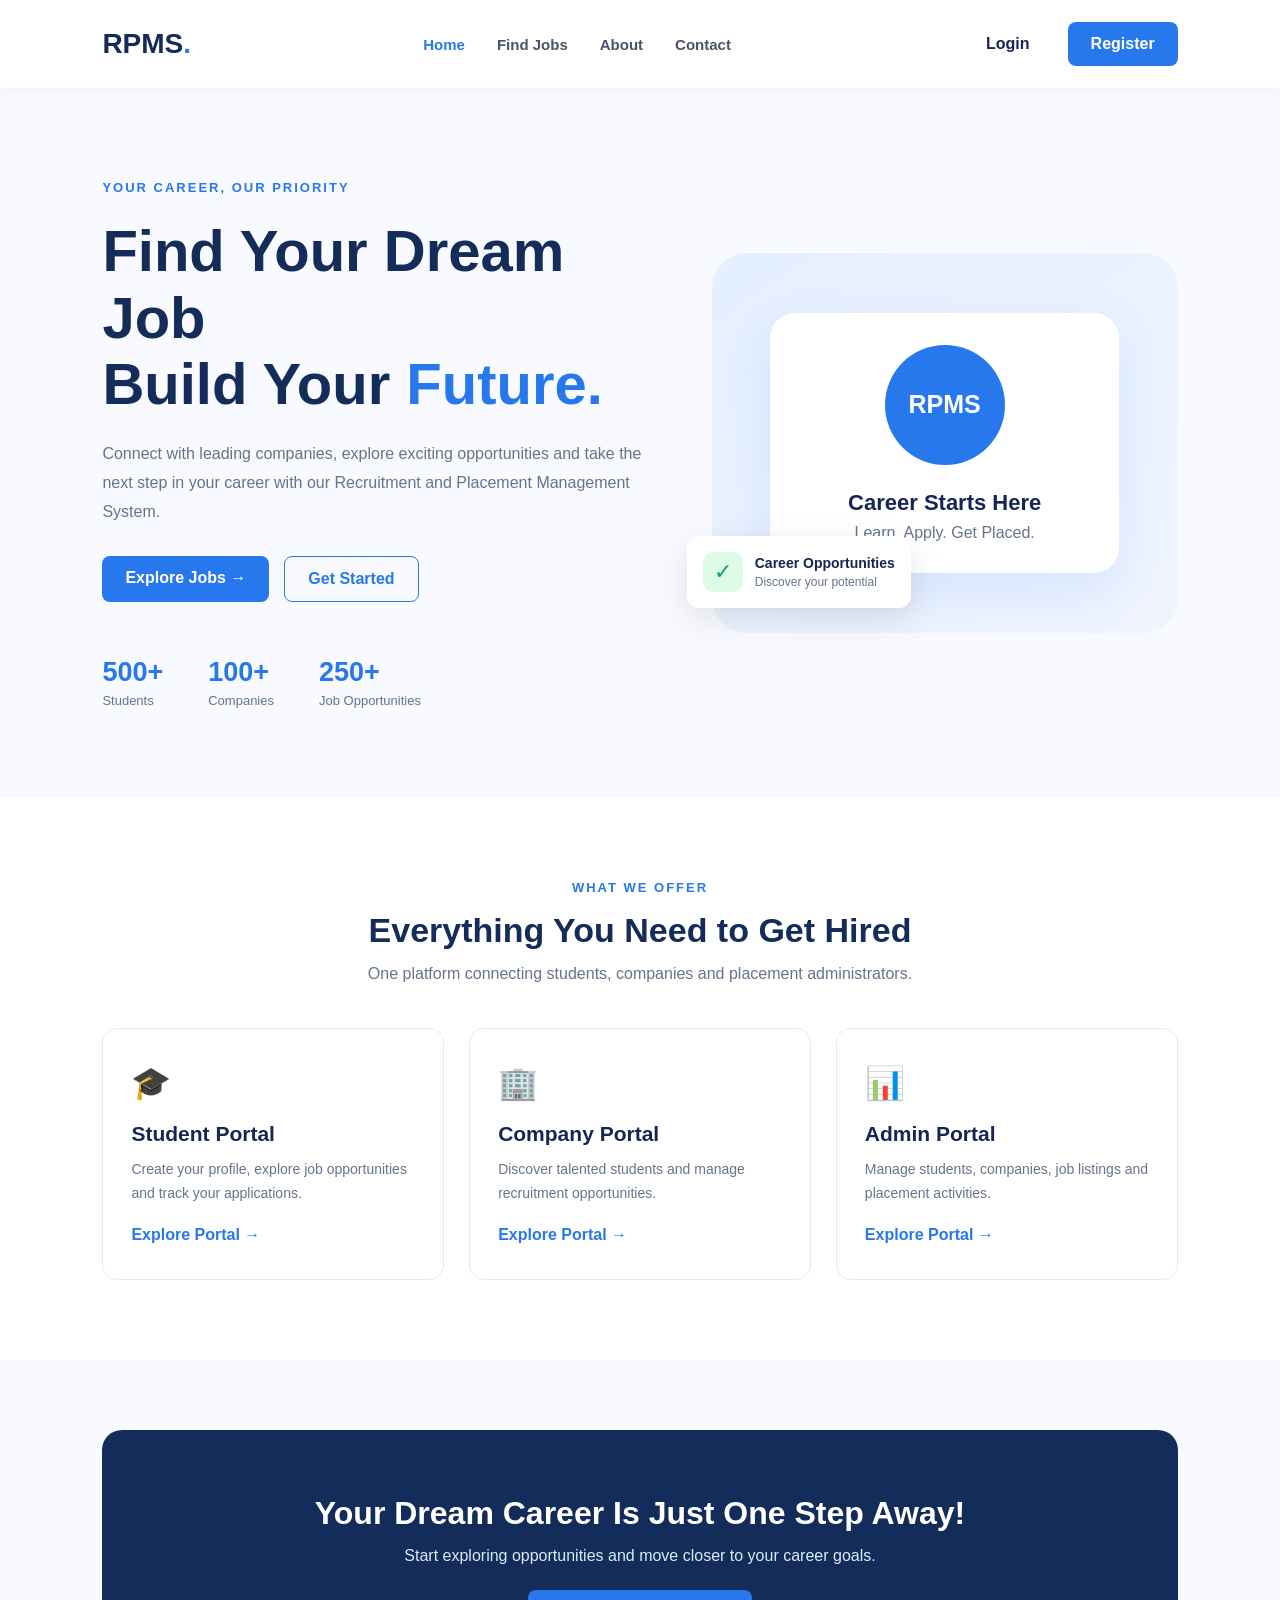
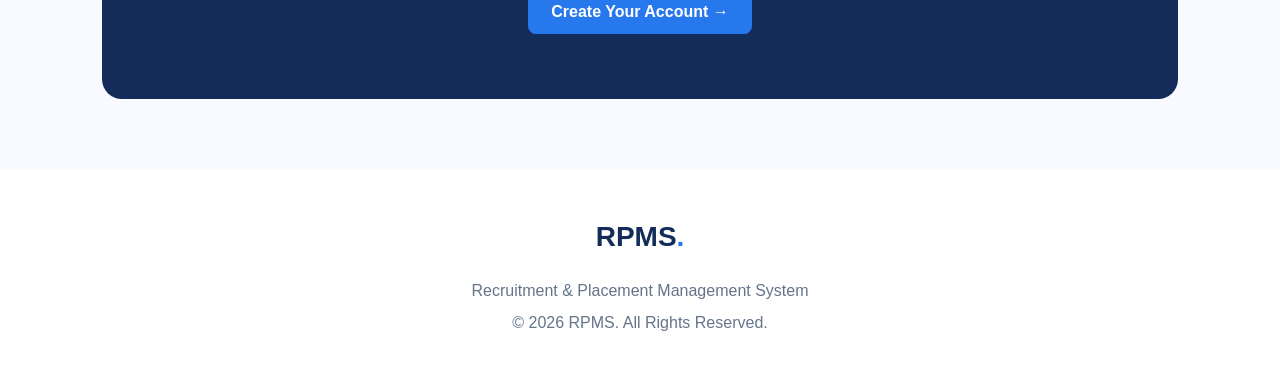
<file: index.html>
<!DOCTYPE html>
<html lang="en">
<head>
    <meta charset="UTF-8">
    <meta name="viewport" content="width=device-width, initial-scale=1.0">
    <title>RPMS | Recruitment & Placement Management</title>
    <link rel="stylesheet" href="style.css">
</head>
<body>

    <header class="navbar">
        <div class="logo">RPMS<span>.</span></div>

        <nav>
            <a href="index.html" class="active">Home</a>
            <a href="jobs.html">Find Jobs</a>
            <a href="#about">About</a>
            <a href="#contact">Contact</a>
        </nav>

        <div class="nav-buttons">
            <a href="login.html" class="login-btn">Login</a>
            <a href="register.html" class="primary-btn">Register</a>
        </div>
    </header>

    <section class="hero">
        <div class="hero-content">
            <span class="tagline">YOUR CAREER, OUR PRIORITY</span>

            <h1>Find Your Dream Job<br>
                Build Your <span>Future.</span>
            </h1>

            <p>
                Connect with leading companies, explore exciting
                opportunities and take the next step in your career
                with our Recruitment and Placement Management System.
            </p>

            <div class="hero-buttons">
                <a href="jobs.html" class="primary-btn">Explore Jobs →</a>
                <a href="register.html" class="outline-btn">Get Started</a>
            </div>

            <div class="hero-stats">
                <div>
                    <h2>500+</h2>
                    <p>Students</p>
                </div>
                <div>
                    <h2>100+</h2>
                    <p>Companies</p>
                </div>
                <div>
                    <h2>250+</h2>
                    <p>Job Opportunities</p>
                </div>
            </div>
        </div>

        <div class="hero-image">
            <div class="floating-card">
                <div class="card-icon">✓</div>
                <div>
                    <h3>Career Opportunities</h3>
                    <p>Discover your potential</p>
                </div>
            </div>
            <div class="illustration">
                <div class="illustration-circle">RPMS</div>
                <div class="illustration-text">
                    <h2>Career Starts Here</h2>
                    <p>Learn. Apply. Get Placed.</p>
                </div>
            </div>
        </div>
    </section>

    <section class="features" id="about">
        <div class="section-heading">
            <span>WHAT WE OFFER</span>
            <h2>Everything You Need to Get Hired</h2>
            <p>One platform connecting students, companies and placement administrators.</p>
        </div>

        <div class="feature-grid">
            <div class="feature-card">
                <div class="feature-icon">🎓</div>
                <h3>Student Portal</h3>
                <p>Create your profile, explore job opportunities and track your applications.</p>
                <a href="student.html">Explore Portal →</a>
            </div>

            <div class="feature-card">
                <div class="feature-icon">🏢</div>
                <h3>Company Portal</h3>
                <p>Discover talented students and manage recruitment opportunities.</p>
                <a href="company.html">Explore Portal →</a>
            </div>

            <div class="feature-card">
                <div class="feature-icon">📊</div>
                <h3>Admin Portal</h3>
                <p>Manage students, companies, job listings and placement activities.</p>
                <a href="admin.html">Explore Portal →</a>
            </div>
        </div>
    </section>

    <section class="cta">
        <h2>Your Dream Career Is Just One Step Away!</h2>
        <p>Start exploring opportunities and move closer to your career goals.</p>
        <a href="register.html" class="primary-btn">Create Your Account →</a>
    </section>

    <footer id="contact">
        <div class="logo">RPMS<span>.</span></div>
        <p>Recruitment & Placement Management System</p>
        <p>© 2026 RPMS. All Rights Reserved.</p>
    </footer>

</body>
</html>
</file>
<file: style.css>
* {
    margin: 0;
    padding: 0;
    box-sizing: border-box;
    font-family: 'Segoe UI', Arial, sans-serif;
}

html {
    scroll-behavior: smooth;
}

body {
    background: #f8faff;
    color: #172554;
}

.navbar {
    display: flex;
    justify-content: space-between;
    align-items: center;
    padding: 22px 8%;
    background: white;
    box-shadow: 0 3px 15px rgba(0,0,0,0.04);
}

.logo {
    font-size: 28px;
    font-weight: 800;
    color: #142c59;
}

.logo span {
    color: #2878ed;
}

nav {
    display: flex;
    gap: 32px;
}

nav a {
    text-decoration: none;
    color: #475569;
    font-size: 15px;
    font-weight: 600;
}

nav a:hover,
nav a.active {
    color: #2878ed;
}

.nav-buttons {
    display: flex;
    align-items: center;
    gap: 15px;
}

.primary-btn,
.login-btn,
.outline-btn {
    display: inline-block;
    text-decoration: none;
    padding: 13px 23px;
    border-radius: 8px;
    font-weight: 600;
    transition: 0.3s;
}

.primary-btn {
    background: #2878ed;
    color: white;
}

.primary-btn:hover {
    background: #1557c0;
    transform: translateY(-2px);
}

.login-btn {
    color: #172554;
}

.outline-btn {
    border: 1px solid #2878ed;
    color: #2878ed;
}

.outline-btn:hover {
    background: #2878ed;
    color: white;
}

.hero {
    display: grid;
    grid-template-columns: 1.1fr 0.9fr;
    align-items: center;
    gap: 40px;
    padding: 90px 8%;
    min-height: 600px;
}

.tagline {
    color: #2878ed;
    font-size: 13px;
    font-weight: 800;
    letter-spacing: 2px;
}

.hero h1 {
    font-size: clamp(38px, 5vw, 58px);
    line-height: 1.15;
    margin: 22px 0;
    color: #142c59;
}

.hero h1 span {
    color: #2878ed;
}

.hero-content > p {
    color: #64748b;
    font-size: 16px;
    line-height: 1.8;
    max-width: 550px;
}

.hero-buttons {
    display: flex;
    gap: 15px;
    margin-top: 30px;
}

.hero-stats {
    display: flex;
    gap: 45px;
    margin-top: 55px;
}

.hero-stats h2 {
    color: #2878ed;
    font-size: 27px;
}

.hero-stats p {
    color: #64748b;
    font-size: 13px;
    margin-top: 5px;
}

.hero-image {
    position: relative;
    min-height: 380px;
    display: flex;
    align-items: center;
    justify-content: center;
    background: linear-gradient(145deg, #e4efff, #f0f5ff);
    border-radius: 35px;
}

.illustration {
    width: 75%;
    height: 260px;
    background: white;
    border-radius: 25px;
    box-shadow: 0 20px 50px rgba(40,120,237,0.12);
    display: flex;
    flex-direction: column;
    align-items: center;
    justify-content: center;
    gap: 25px;
}

.illustration-circle {
    height: 120px;
    width: 120px;
    border-radius: 50%;
    background: #2878ed;
    color: white;
    display: flex;
    justify-content: center;
    align-items: center;
    font-size: 25px;
    font-weight: 800;
}

.illustration-text {
    text-align: center;
}

.illustration-text h2 {
    font-size: 22px;
}

.illustration-text p {
    margin-top: 8px;
    color: #64748b;
}

.floating-card {
    position: absolute;
    bottom: 25px;
    left: -25px;
    display: flex;
    align-items: center;
    gap: 12px;
    padding: 16px;
    border-radius: 12px;
    background: white;
    box-shadow: 0 10px 35px rgba(0,0,0,0.1);
}

.card-icon {
    background: #dcfce7;
    color: #16a34a;
    width: 40px;
    height: 40px;
    border-radius: 10px;
    display: grid;
    place-items: center;
    font-size: 22px;
}

.floating-card h3 {
    font-size: 14px;
}

.floating-card p {
    font-size: 12px;
    color: #64748b;
    margin-top: 4px;
}

.features {
    padding: 80px 8%;
    background: white;
}

.section-heading {
    text-align: center;
    margin-bottom: 45px;
}

.section-heading span {
    color: #2878ed;
    font-size: 13px;
    font-weight: 800;
    letter-spacing: 2px;
}

.section-heading h2 {
    margin: 15px 0;
    font-size: 34px;
    color: #142c59;
}

.section-heading p {
    color: #64748b;
}

.feature-grid {
    display: grid;
    grid-template-columns: repeat(3, 1fr);
    gap: 25px;
}

.feature-card {
    padding: 35px 28px;
    border: 1px solid #e5eaf3;
    border-radius: 15px;
    transition: 0.3s;
}

.feature-card:hover {
    transform: translateY(-7px);
    box-shadow: 0 15px 35px rgba(40,120,237,0.1);
}

.feature-icon {
    font-size: 32px;
    margin-bottom: 20px;
}

.feature-card h3 {
    margin-bottom: 12px;
    font-size: 21px;
}

.feature-card p {
    color: #64748b;
    line-height: 1.7;
    font-size: 14px;
    margin-bottom: 20px;
}

.feature-card a {
    text-decoration: none;
    color: #2878ed;
    font-weight: 700;
}

.cta {
    margin: 70px 8%;
    padding: 65px 25px;
    text-align: center;
    background: #142c59;
    border-radius: 20px;
    color: white;
}

.cta h2 {
    font-size: 32px;
    margin-bottom: 15px;
}

.cta p {
    color: #dbeafe;
    margin-bottom: 25px;
}

footer {
    padding: 40px 8%;
    background: white;
    text-align: center;
    color: #64748b;
    line-height: 2;
}

footer .logo {
    margin-bottom: 10px;
}

/* Responsive design */

@media (max-width: 900px) {
    .navbar {
        flex-wrap: wrap;
        gap: 20px;
    }

    .hero {
        grid-template-columns: 1fr;
    }

    .hero-image {
        min-height: 350px;
    }

    .feature-grid {
        grid-template-columns: 1fr 1fr;
    }
}

@media (max-width: 600px) {
    .navbar {
        padding: 20px 5%;
    }

    nav {
        width: 100%;
        justify-content: center;
        gap: 15px;
        flex-wrap: wrap;
    }

    .nav-buttons {
        width: 100%;
        justify-content: center;
    }

    .hero {
        padding: 55px 6%;
    }

    .hero-stats {
        gap: 20px;
    }

    .hero-stats h2 {
        font-size: 21px;
    }

    .feature-grid {
        grid-template-columns: 1fr;
    }

    .section-heading h2 {
        font-size: 27px;
    }

    .cta h2 {
        font-size: 25px;
    }

    .floating-card {
        left: 5px;
    }
}

/* LOGIN AND REGISTRATION PAGES */

.auth-section {
    min-height: 650px;
    padding: 70px 8%;
    display: grid;
    grid-template-columns: 1fr 1fr;
    align-items: center;
    gap: 70px;
    background: #f3f7ff;
}

.auth-info h1 {
    font-size: 45px;
    line-height: 1.2;
    margin: 20px 0;
    color: #142c59;
}

.auth-info > p {
    color: #64748b;
    line-height: 1.8;
    margin-bottom: 25px;
    max-width: 480px;
}

.auth-benefit {
    margin: 18px 0;
    color: #334155;
    font-weight: 600;
}

.auth-benefit span {
    display: inline-grid;
    place-items: center;
    background: #dcfce7;
    color: #16a34a;
    width: 25px;
    height: 25px;
    border-radius: 50%;
    margin-right: 10px;
}

.auth-card {
    background: white;
    padding: 40px;
    border-radius: 18px;
    box-shadow: 0 15px 50px rgba(20,44,89,0.08);
}

.auth-card h2 {
    color: #142c59;
    font-size: 29px;
    margin-bottom: 8px;
}

.form-subtitle {
    color: #94a3b8;
    margin-bottom: 25px;
    font-size: 14px;
}

.auth-card form {
    display: flex;
    flex-direction: column;
}

.auth-card form > label {
    font-size: 14px;
    font-weight: 600;
    color: #334155;
    margin: 15px 0 8px;
}

.auth-card input:not([type="checkbox"]),
.auth-card select {
    width: 100%;
    padding: 14px;
    border: 1px solid #dce3ee;
    border-radius: 8px;
    outline: none;
    background: white;
    font-size: 14px;
}

.auth-card input:focus,
.auth-card select:focus {
    border-color: #2878ed;
    box-shadow: 0 0 0 3px rgba(40,120,237,0.1);
}

.form-options {
    display: flex;
    justify-content: space-between;
    align-items: center;
    margin: 20px 0;
    gap: 10px;
    font-size: 13px;
}

.remember {
    display: flex;
    align-items: center;
    gap: 7px;
    color: #64748b;
}

.form-options a,
.auth-switch a {
    color: #2878ed;
    text-decoration: none;
    font-weight: 600;
}

.auth-submit {
    width: 100%;
    padding: 15px;
    background: #2878ed;
    border: none;
    border-radius: 8px;
    color: white;
    font-size: 15px;
    font-weight: 700;
    cursor: pointer;
    transition: 0.3s;
    margin-top: 10px;
}

.auth-submit:hover {
    background: #1557c0;
}

.auth-switch {
    text-align: center;
    margin-top: 25px;
    color: #64748b;
    font-size: 14px;
}

.terms {
    display: flex;
    align-items: center;
    gap: 9px;
    color: #64748b;
    font-size: 13px;
}

.terms input {
    accent-color: #2878ed;
}

@media (max-width: 900px) {
    .auth-section {
        grid-template-columns: 1fr;
        gap: 35px;
    }

    .auth-info h1 {
        font-size: 36px;
    }
}

@media (max-width: 600px) {
    .auth-section {
        padding: 40px 5%;
    }

    .auth-card {
        padding: 25px 20px;
    }

    .auth-info h1 {
        font-size: 30px;
    }

    .form-options {
        flex-wrap: wrap;
    }
}

/* DASHBOARD HEADER */

.dashboard-header {
    display: flex;
    justify-content: space-between;
    align-items: center;
    padding: 18px 5%;
    background: white;
    box-shadow: 0 3px 15px rgba(0,0,0,0.05);
}

.dashboard-user {
    display: flex;
    align-items: center;
    gap: 15px;
    color: #475569;
    font-size: 14px;
}

.user-avatar {
    width: 38px;
    height: 38px;
    background: #2878ed;
    color: white;
    border-radius: 50%;
    display: grid;
    place-items: center;
    font-weight: bold;
}

.logout-btn {
    text-decoration: none;
    color: #ef4444;
    font-weight: 600;
}

.dashboard-layout {
    display: flex;
    min-height: calc(100vh - 75px);
}

.sidebar {
    width: 245px;
    flex-shrink: 0;
    background: #142c59;
    padding: 30px 18px;
}

.sidebar h3 {
    color: #93c5fd;
    font-size: 12px;
    letter-spacing: 1.5px;
    margin: 10px 12px 25px;
}

.sidebar a {
    display: block;
    text-decoration: none;
    color: #dbeafe;
    padding: 14px;
    border-radius: 8px;
    margin-bottom: 8px;
    font-size: 14px;
    transition: 0.3s;
}

.sidebar a:hover,
.sidebar a.selected {
    background: #2878ed;
    color: white;
}

.dashboard-main {
    flex: 1;
    min-width: 0;
    padding: 35px;
    background: #f5f7fc;
}

.dashboard-title {
    display: flex;
    justify-content: space-between;
    align-items: center;
    gap: 15px;
    margin-bottom: 30px;
}

.dashboard-title h1 {
    font-size: 28px;
    color: #142c59;
}

.dashboard-title p {
    color: #94a3b8;
    margin-top: 8px;
    font-size: 14px;
}

.stats-grid {
    display: grid;
    grid-template-columns: repeat(4, 1fr);
    gap: 18px;
    margin-bottom: 30px;
}

.stat-card {
    background: white;
    padding: 24px;
    border-radius: 12px;
    border: 1px solid #e8edf5;
}

.stat-card > span {
    font-size: 25px;
}

.stat-card p {
    color: #64748b;
    font-size: 13px;
    margin: 15px 0 8px;
}

.stat-card h2 {
    font-size: 30px;
    color: #142c59;
}

.stat-card small {
    color: #16a34a;
    font-size: 12px;
}

.dashboard-panel {
    background: white;
    padding: 25px;
    border-radius: 12px;
    margin-bottom: 25px;
    border: 1px solid #e8edf5;
}

.panel-heading {
    display: flex;
    justify-content: space-between;
    align-items: center;
    gap: 10px;
    margin-bottom: 22px;
}

.panel-heading h2 {
    font-size: 19px;
    color: #142c59;
}

.panel-heading a {
    color: #2878ed;
    text-decoration: none;
    font-size: 13px;
    font-weight: 600;
}

.table-wrapper {
    width: 100%;
    overflow-x: auto;
}

table {
    width: 100%;
    border-collapse: collapse;
    text-align: left;
    min-width: 550px;
}

th {
    background: #f5f8fd;
    color: #64748b;
    font-size: 13px;
    padding: 15px;
}

td {
    padding: 17px 15px;
    border-bottom: 1px solid #edf0f5;
    color: #475569;
    font-size: 13px;
}

.status {
    display: inline-block;
    padding: 6px 11px;
    border-radius: 20px;
    font-size: 11px;
    font-weight: 700;
}

.shortlisted {
    background: #ede9fe;
    color: #7c3aed;
}

.pending {
    background: #fef3c7;
    color: #b45309;
}

.selected {
    background: #dcfce7;
    color: #15803d;
}

.job-mini-grid {
    display: grid;
    grid-template-columns: repeat(2, 1fr);
    gap: 20px;
}

.job-mini-card {
    padding: 22px;
    border: 1px solid #e8edf5;
    border-radius: 12px;
}

.job-mini-card h3 {
    color: #142c59;
    margin-bottom: 8px;
}

.job-mini-card p,
.job-mini-card span {
    display: block;
    color: #64748b;
    font-size: 13px;
    margin-bottom: 12px;
}

.job-mini-card .primary-btn {
    margin-top: 8px;
    padding: 10px 16px;
    font-size: 13px;
}

.recruitment-info {
    display: grid;
    grid-template-columns: repeat(3, 1fr);
    gap: 20px;
}

.recruitment-info div {
    background: #f5f8fd;
    padding: 25px;
    border-radius: 10px;
    text-align: center;
}

.recruitment-info h3 {
    color: #2878ed;
    font-size: 27px;
}

.recruitment-info p {
    color: #64748b;
    margin-top: 8px;
    font-size: 13px;
}

.admin-label {
    padding: 10px 15px;
    background: #e8f1ff;
    color: #2878ed;
    border-radius: 7px;
    font-size: 11px;
    font-weight: 800;
}

@media (max-width: 1000px) {
    .stats-grid {
        grid-template-columns: repeat(2, 1fr);
    }

    .sidebar {
        width: 200px;
    }

    .dashboard-main {
        padding: 25px;
    }
}

@media (max-width: 650px) {
    .dashboard-header {
        padding: 15px;
        flex-wrap: wrap;
        gap: 15px;
    }

    .dashboard-user {
        gap: 8px;
        font-size: 12px;
    }

    .dashboard-layout {
        flex-direction: column;
    }

    .sidebar {
        width: 100%;
        padding: 15px;
    }

    .sidebar h3 {
        margin-bottom: 12px;
    }

    .sidebar a {
        display: inline-block;
        padding: 10px;
        font-size: 12px;
    }

    .dashboard-main {
        padding: 20px 12px;
    }

    .dashboard-title {
        align-items: flex-start;
        flex-direction: column;
    }

    .stats-grid {
        grid-template-columns: 1fr 1fr;
        gap: 10px;
    }

    .stat-card {
        padding: 15px;
    }

    .stat-card h2 {
        font-size: 24px;
    }

    .job-mini-grid,
    .recruitment-info {
        grid-template-columns: 1fr;
    }

    .dashboard-panel {
        padding: 15px;
    }
}

/* JOB LISTING PAGE */

.jobs-banner,
.page-banner {
    padding: 65px 8%;
    text-align: center;
    background: linear-gradient(120deg, #e8f1ff, #f8faff);
}

.jobs-banner h1,
.page-banner h1 {
    color: #142c59;
    font-size: 38px;
    margin: 15px 0;
}

.jobs-banner p,
.page-banner p {
    color: #64748b;
}

.jobs-container {
    padding: 45px 8%;
}

.job-search {
    display: flex;
    gap: 12px;
    padding: 20px;
    background: white;
    box-shadow: 0 5px 25px rgba(0,0,0,0.05);
    border-radius: 12px;
    margin-bottom: 45px;
}

.job-search input,
.job-search select {
    flex: 1;
    min-width: 0;
    padding: 14px;
    border: 1px solid #dce3ee;
    border-radius: 8px;
    outline: none;
}

.job-search button {
    padding: 14px 25px;
    border: none;
    border-radius: 8px;
    background: #2878ed;
    color: white;
    font-weight: 700;
    cursor: pointer;
}

.jobs-heading {
    display: flex;
    justify-content: space-between;
    align-items: center;
    margin-bottom: 25px;
    gap: 15px;
}

.jobs-heading h2 {
    color: #142c59;
}

.jobs-heading p {
    color: #94a3b8;
    margin-top: 7px;
    font-size: 14px;
}

.jobs-heading > span {
    color: #2878ed;
    font-size: 13px;
    font-weight: 700;
}

.jobs-grid {
    display: grid;
    grid-template-columns: repeat(2, 1fr);
    gap: 22px;
}

.job-card {
    background: white;
    padding: 25px;
    border: 1px solid #e8edf5;
    border-radius: 13px;
    transition: 0.3s;
}

.job-card:hover {
    transform: translateY(-5px);
    box-shadow: 0 12px 30px rgba(40,120,237,0.09);
}

.company-logo {
    display: inline-grid;
    place-items: center;
    width: 45px;
    height: 45px;
    background: #dbeafe;
    color: #2563eb;
    border-radius: 10px;
    font-size: 21px;
    font-weight: 800;
    margin-bottom: 18px;
}

.company-logo.purple {
    background: #ede9fe;
    color: #7c3aed;
}

.company-logo.orange {
    background: #ffedd5;
    color: #ea580c;
}

.company-logo.green {
    background: #dcfce7;
    color: #16a34a;
}

.company-logo.red {
    background: #fee2e2;
    color: #dc2626;
}

.company-logo.blue {
    background: #dbeafe;
    color: #1d4ed8;
}

.job-type {
    float: right;
    background: #eff6ff;
    color: #2878ed;
    padding: 7px 12px;
    border-radius: 20px;
    font-size: 11px;
    font-weight: 700;
}

.job-card h3 {
    color: #142c59;
    font-size: 21px;
    margin-bottom: 7px;
}

.company-name {
    color: #64748b;
    font-size: 14px;
}

.job-details {
    display: flex;
    gap: 20px;
    margin: 20px 0;
    color: #475569;
    font-size: 13px;
    flex-wrap: wrap;
}

.job-description {
    color: #64748b;
    font-size: 13px;
    line-height: 1.7;
    min-height: 45px;
}

.job-footer {
    display: flex;
    justify-content: space-between;
    align-items: center;
    gap: 10px;
    border-top: 1px solid #edf0f5;
    margin-top: 20px;
    padding-top: 18px;
}

.job-footer > span {
    color: #94a3b8;
    font-size: 11px;
}

.job-footer .primary-btn {
    padding: 10px 14px;
    font-size: 12px;
}

/* APPLICATIONS PAGE */

.applications-container {
    padding: 45px 8%;
}

.application-summary {
    display: grid;
    grid-template-columns: repeat(4, 1fr);
    gap: 20px;
    margin-bottom: 35px;
}

.summary-box {
    padding: 25px;
    text-align: center;
    background: white;
    border: 1px solid #e8edf5;
    border-radius: 12px;
}

.summary-box h2 {
    color: #2878ed;
    font-size: 30px;
}

.summary-box p {
    color: #64748b;
    margin-top: 8px;
    font-size: 13px;
}

.rejected {
    background: #fee2e2;
    color: #dc2626;
}

.application-note {
    margin-top: 25px;
    padding: 25px;
    background: #eff6ff;
    border-radius: 12px;
}

.application-note h3 {
    color: #142c59;
    margin-bottom: 10px;
}

.application-note p {
    color: #64748b;
    font-size: 14px;
    line-height: 1.7;
}

/* PROFILE PAGE */

.profile-container {
    padding: 45px 8%;
    display: grid;
    grid-template-columns: 280px 1fr;
    align-items: start;
    gap: 25px;
}

.profile-card,
.profile-form-card {
    background: white;
    border: 1px solid #e8edf5;
    border-radius: 14px;
    padding: 30px;
}

.profile-card {
    text-align: center;
}

.profile-avatar {
    width: 95px;
    height: 95px;
    background: #2878ed;
    color: white;
    font-size: 38px;
    font-weight: 800;
    border-radius: 50%;
    display: grid;
    place-items: center;
    margin: 0 auto 20px;
}

.profile-card h2 {
    color: #142c59;
    font-size: 21px;
}

.profile-card p {
    color: #64748b;
    margin: 8px 0 18px;
    font-size: 14px;
}

.profile-badge {
    display: inline-block;
    background: #eff6ff;
    color: #2878ed;
    padding: 8px 13px;
    border-radius: 20px;
    font-size: 12px;
    font-weight: 700;
}

.profile-form-card h2 {
    color: #142c59;
}

.profile-form-grid {
    display: grid;
    grid-template-columns: 1fr 1fr;
    gap: 20px;
}

.profile-form-grid > div {
    display: flex;
    flex-direction: column;
}

.profile-form-grid .full-width {
    grid-column: 1 / -1;
}

.profile-form-grid label {
    color: #334155;
    font-size: 13px;
    font-weight: 700;
    margin-bottom: 9px;
}

.profile-form-grid input,
.profile-form-grid select,
.profile-form-grid textarea {
    padding: 13px;
    border: 1px solid #dce3ee;
    border-radius: 8px;
    outline: none;
    font-size: 14px;
    width: 100%;
}

.profile-form-grid input:focus,
.profile-form-grid select:focus,
.profile-form-grid textarea:focus {
    border-color: #2878ed;
}

.profile-form-grid textarea {
    resize: vertical;
}

.file-help {
    color: #94a3b8;
    margin-top: 8px;
    font-size: 12px;
}

.profile-form-card .auth-submit {
    max-width: 230px;
    margin-top: 25px;
}

/* RESPONSIVE DESIGN */

@media (max-width: 850px) {
    .jobs-grid {
        grid-template-columns: 1fr;
    }

    .application-summary {
        grid-template-columns: repeat(2, 1fr);
    }

    .profile-container {
        grid-template-columns: 1fr;
    }
}

@media (max-width: 600px) {
    .jobs-container,
    .applications-container {
        padding: 30px 5%;
    }

    .job-search {
        flex-direction: column;
    }

    .jobs-heading {
        align-items: flex-start;
        flex-direction: column;
    }

    .job-footer {
        flex-wrap: wrap;
    }

    .application-summary {
        gap: 10px;
    }

    .summary-box {
        padding: 17px 8px;
    }

    .profile-container {
        padding: 30px 5%;
    }

    .profile-form-card {
        padding: 20px;
    }

    .profile-form-grid {
        grid-template-columns: 1fr;
    }

    .profile-form-grid .full-width {
        grid-column: auto;
    }

    .jobs-banner h1,
    .page-banner h1 {
        font-size: 30px;
    }
}
</file>
